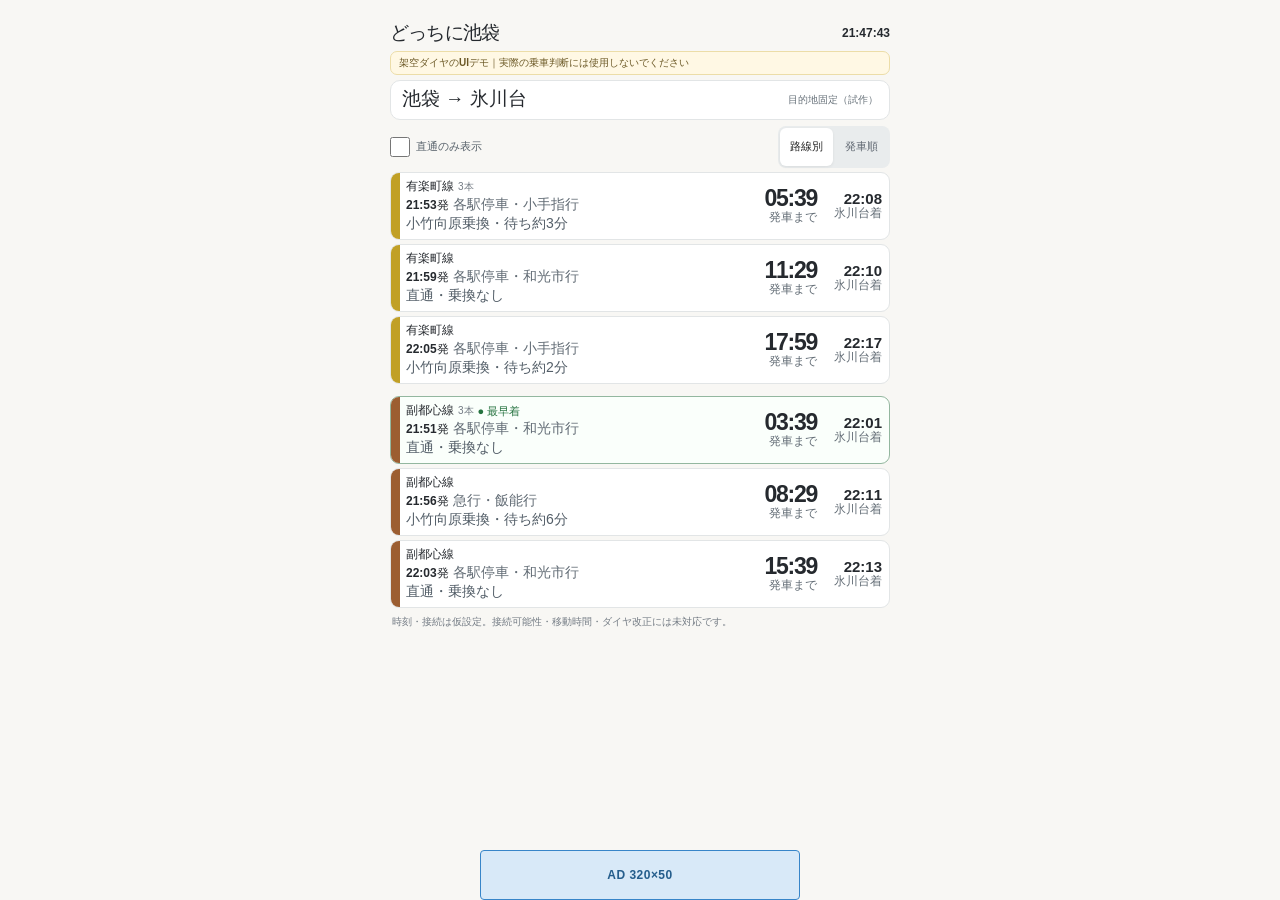
<file: index.html>
<!doctype html>
<html lang="ja"><head><meta charset="utf-8"><meta name="viewport" content="width=device-width,initial-scale=1,viewport-fit=cover"><meta name="theme-color" content="#f8f7f4"><title>どっちに池袋</title><link rel="stylesheet" href="styles.css?v=0.4.1"></head><body><main><header class="top"><div><h1 class="brand">どっちに池袋</h1></div><div id="now" class="clock">--:--:--</div></header><div class="demo"><strong>架空ダイヤのUIデモ</strong>｜実際の乗車判断には使用しないでください</div><div class="selectbox"><div class="route-display">池袋 → 氷川台</div><div class="hint">目的地固定（試作）</div></div><section><div class="controls"><label class="filter"><input id="onlyDirect" type="checkbox"> 直通のみ表示</label><div class="toggle" role="group" aria-label="表示順"><button id="byLine" class="sel" aria-pressed="true">路線別</button><button id="byDeparture" aria-pressed="false">発車順</button></div></div><div id="board" aria-live="off"></div></section><div class="foot">時刻・接続は仮設定。接続可能性・移動時間・ダイヤ改正には未対応です。</div></main><div class="ad-dock"><aside class="ad-placeholder" aria-label="広告スペース（仮）">AD 320×50</aside></div><script src="data.js" defer></script><script src="app.js" defer></script></body></html>
</file>
<file: styles.css>
:root {
  font-family: -apple-system, BlinkMacSystemFont, "Hiragino Sans", "Hiragino Kaku Gothic ProN", sans-serif;
  background: #f8f7f4;
  color: #25292e;
  font-synthesis: none;
}

* { box-sizing: border-box; }
body { margin: 0; }
main { max-width: 520px; margin: auto; padding: 4px 10px calc(50px + 20px + env(safe-area-inset-bottom, 0px)); }
.top { display: flex; justify-content: space-between; align-items: center; min-height: 26px; }
.eyebrow { font-size: 9px; font-weight: 750; letter-spacing: .08em; color: #68717b; }
.brand { font-size: 19px; font-weight: 850; letter-spacing: -.04em; margin: 0; }
.clock { font-size: 12px; font-variant-numeric: tabular-nums; font-weight: 700; }
.demo { background: #fff8e4; border: 1px solid #ecdda8; color: #6b5825; padding: 4px 8px; border-radius: 7px; font-size: 10px; margin: 5px 0; line-height: 1.35; }
.selectbox { background: white; border: 1px solid #e2e5e6; border-radius: 10px; padding: 5px 11px; display: flex; align-items: center; justify-content: space-between; gap: 8px; min-height: 40px; }
.route-display { min-width: 0; font-size: 19px; line-height: 1.2; font-weight: 800; white-space: nowrap; }
.hint { font-size: 10px; color: #68727a; }
.controls { min-height: 44px; margin: 5px 0 3px; display: flex; align-items: center; justify-content: space-between; gap: 8px; }
.toggle { display: flex; gap: 2px; background: #e9eced; padding: 2px; border-radius: 8px; }
.toggle button { min-height: 38px; border: 0; background: transparent; padding: 7px 10px; border-radius: 6px; font-size: 11px; color: #5e6670; cursor: pointer; }
.toggle button.sel { background: white; color: #222; font-weight: 750; box-shadow: 0 1px 3px #0001; }
.filter { min-height: 44px; font-size: 11px; color: #59636c; display: flex; gap: 6px; align-items: center; margin: 0; white-space: nowrap; }
.filter input { width: 20px; height: 20px; margin: 0; accent-color: #374d67; }
.line { margin: 0; }
.line + .line { margin-top: 12px; }

.train { position: relative; display: grid; grid-template-columns: minmax(0, 1fr) 78px 61px; gap: 4px; align-items: center; background: white; border: 1px solid #e2e5e6; border-radius: 9px; padding: 5px 7px 5px 15px; margin-bottom: 4px; min-height: 68px; overflow: hidden; }
.train:before { content: ""; position: absolute; inset: 0 auto 0 0; width: 9px; background: var(--line-color); }
.train.best { border-color: #93b79f; background: #fafffb; }
.primary { min-width: 0; }
.train-head { font-weight: 800; font-size: 12px; line-height: 1.15; display: flex; gap: 4px; align-items: center; white-space: nowrap; }
.train-head .route { font-weight: 700; }
.line-count { color: #737b84; font-size: 10px; font-weight: 500; }
.depart { display: flex; flex-wrap: wrap; align-items: baseline; column-gap: 4px; font-size: 12px; font-weight: 750; line-height: 1.15; margin-top: 2px; }
.depart > span { font-size: 14px; font-weight: 600; }
.sub { font-size: 14px; line-height: 1.15; color: #535e68; margin-top: 2px; overflow-wrap: anywhere; }
.countwrap { text-align: right; }
.count { font-size: 23px; font-weight: 850; line-height: 1.1; letter-spacing: -.055em; font-variant-numeric: tabular-nums; }
.count.red { color: #bc5a3c; }
.minitxt { font-size: 12px; line-height: 1.15; color: #626c75; }
.arrival { text-align: right; font-weight: 800; font-size: 15px; white-space: nowrap; font-variant-numeric: tabular-nums; }
.bestmark { font-size: 11px; color: #267340; font-weight: 750; }
.foot { font-size: 10px; line-height: 1.4; color: #737b84; margin: 7px 2px; }
.empty { padding: 12px; background: white; border-radius: 9px; color: #65717c; font-size: 12px; }
.sectionlabel { font-size: 10px; font-weight: 800; color: #646d77; margin: 7px 3px 4px; }
button:focus-visible { outline: 2px solid #2f6197; outline-offset: 2px; }
.ad-dock {
  position: fixed;
  z-index: 10;
  inset: auto 0 0;
  display: flex;
  justify-content: center;
  padding: 0 12px env(safe-area-inset-bottom, 0px);
  background: #f8f7f4;
}
.ad-placeholder {
  width: min(320px, calc(100vw - 24px));
  height: 50px;
  flex: 0 1 320px;
  min-width: 0;
  display: flex;
  align-items: center;
  justify-content: center;
  border: 1px solid #3785C9;
  border-radius: 4px;
  background: #D8E9F8;
  color: #245d8c;
  font-size: 12px;
  font-weight: 650;
  letter-spacing: .04em;
}

@media (max-width: 359px) {
  main { padding-right: 8px; padding-left: 8px; }
  .train { grid-template-columns: minmax(0, 1fr) 72px 54px; gap: 3px; padding-left: 14px; }
  .count { font-size: 21px; }
  .arrival { font-size: 13px; }
  .train-head { font-size: 11px; }
  .train-head .bestmark { font-size: 10px; }
  .depart > span, .sub { font-size: 13px; }
  .minitxt { font-size: 11px; }
}

@media (min-width: 600px) {
  main { padding-top: 20px; }
}
</file>
